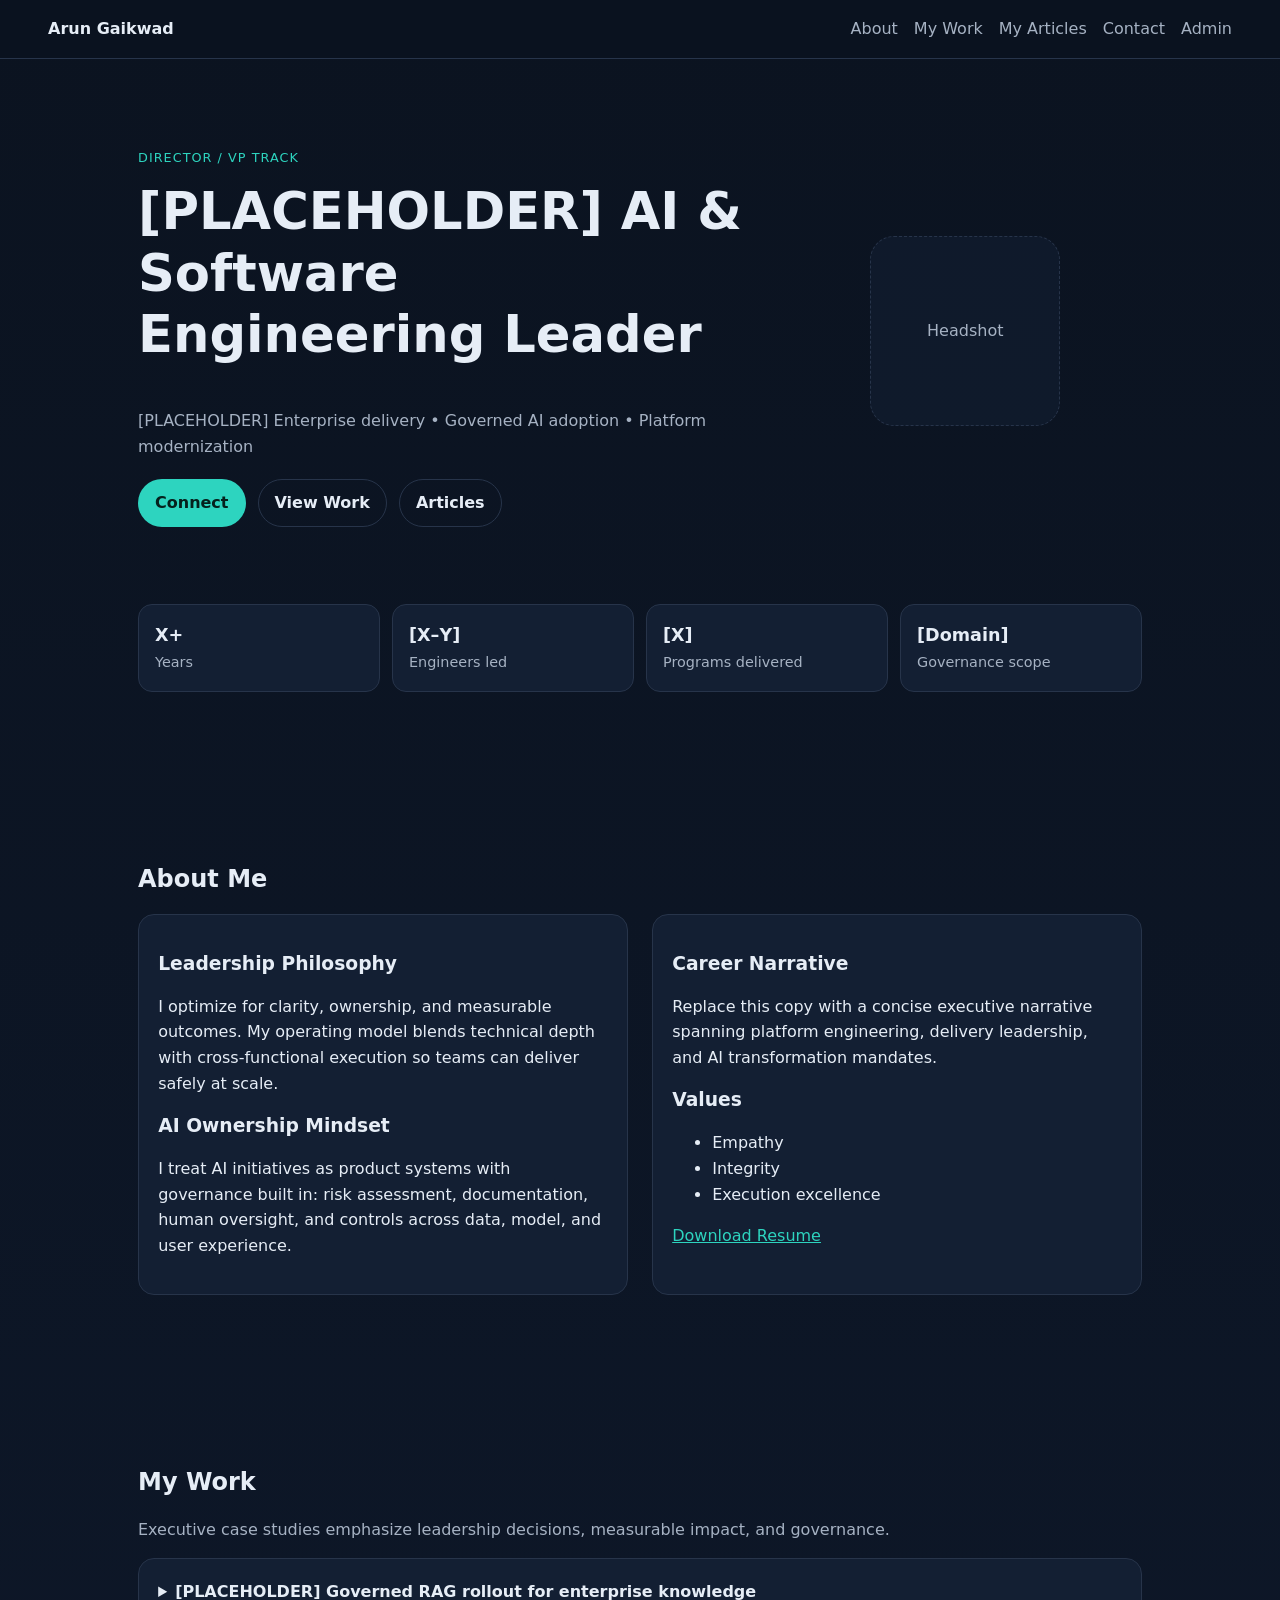
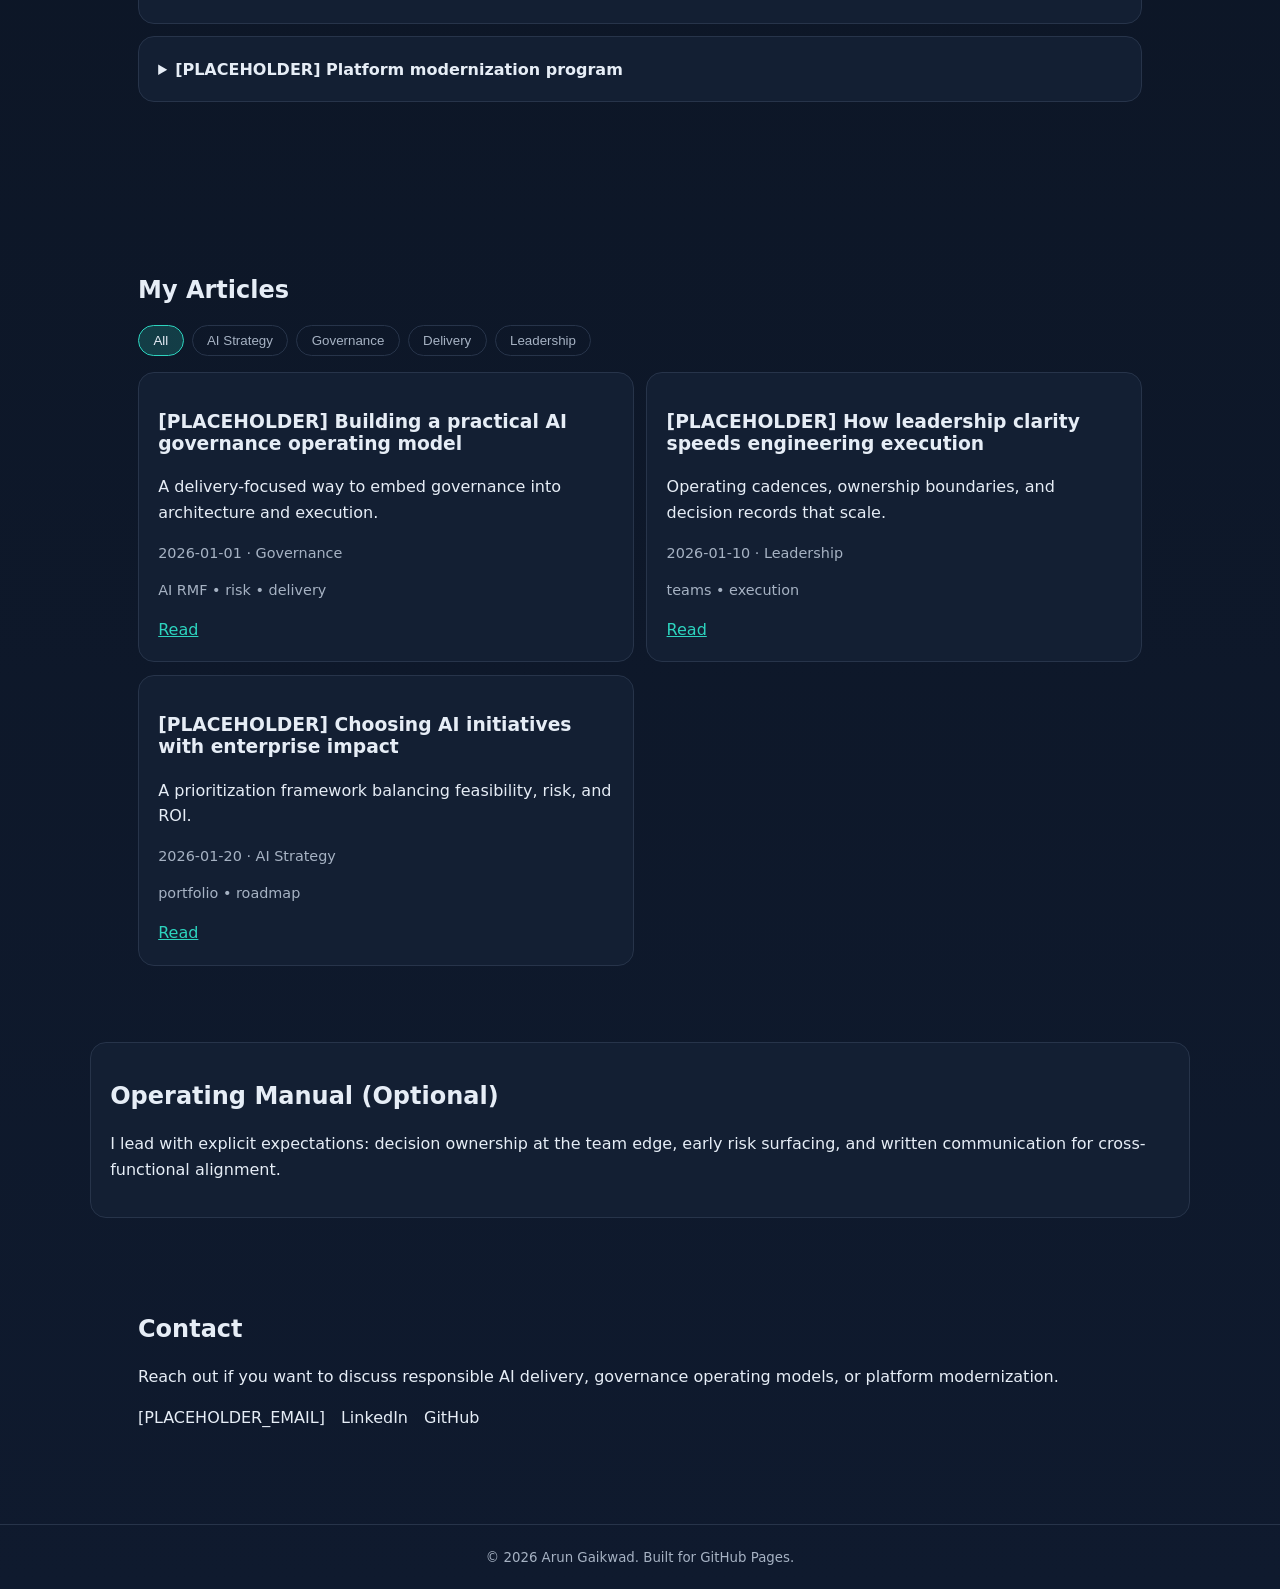
<file: index.html>
<!doctype html>
<html lang="en">
  <head>
    <meta charset="UTF-8" />
    <meta name="viewport" content="width=device-width, initial-scale=1.0" />
    <title>Arun Gaikwad | AI & Software Engineering Leadership</title>
    <meta
      name="description"
      content="Executive AI and software engineering leadership portfolio focused on enterprise delivery, governance, and modernization."
    />
    <meta property="og:title" content="Arun Gaikwad | AI & Software Engineering Leadership" />
    <meta
      property="og:description"
      content="Director/VP-ready portfolio architecture with case studies, writing, and leadership operating model."
    />
    <meta property="og:type" content="website" />
    <meta property="og:url" content="https://arungaikwad.github.io/" />
    <meta property="og:image" content="./media/og-cover.svg" />
    <meta name="theme-color" content="#0d1b2a" />
    <link rel="stylesheet" href="styles.css" />
  </head>
  <body>
    <header class="site-header">
      <a class="brand" href="#home">Arun Gaikwad</a>
      <nav aria-label="Primary">
        <a href="#about">About</a>
        <a href="#work">My Work</a>
        <a href="#articles">My Articles</a>
        <a href="#contact">Contact</a>
        <a href="admin.html">Admin</a>
      </nav>
    </header>

    <main>
      <section id="home" class="section hero">
        <div class="hero-copy">
          <p class="eyebrow">Director / VP track</p>
          <h1>[PLACEHOLDER] AI &amp; Software Engineering Leader</h1>
          <p class="subtitle">
            [PLACEHOLDER] Enterprise delivery • Governed AI adoption • Platform modernization
          </p>
          <div class="cta-row">
            <a class="btn btn-primary" href="mailto:[PLACEHOLDER_EMAIL]">Connect</a>
            <a class="btn btn-secondary" href="#work">View Work</a>
            <a class="btn btn-secondary" href="#articles">Articles</a>
          </div>
        </div>
        <aside class="hero-visual" aria-label="Headshot placeholder">
          <div class="avatar">Headshot</div>
        </aside>
      </section>

      <section class="section credibility" aria-label="Credibility highlights">
        <ul class="chip-row">
          <li><strong>X+</strong><span>Years</span></li>
          <li><strong>[X–Y]</strong><span>Engineers led</span></li>
          <li><strong>[X]</strong><span>Programs delivered</span></li>
          <li><strong>[Domain]</strong><span>Governance scope</span></li>
        </ul>
      </section>

      <section id="about" class="section">
        <h2>About Me</h2>
        <div class="two-col">
          <article>
            <h3>Leadership Philosophy</h3>
            <p>
              I optimize for clarity, ownership, and measurable outcomes. My operating model blends
              technical depth with cross-functional execution so teams can deliver safely at scale.
            </p>
            <h3>AI Ownership Mindset</h3>
            <p>
              I treat AI initiatives as product systems with governance built in: risk assessment,
              documentation, human oversight, and controls across data, model, and user experience.
            </p>
          </article>
          <article>
            <h3>Career Narrative</h3>
            <p>
              Replace this copy with a concise executive narrative spanning platform engineering,
              delivery leadership, and AI transformation mandates.
            </p>
            <h3>Values</h3>
            <ul>
              <li>Empathy</li>
              <li>Integrity</li>
              <li>Execution excellence</li>
            </ul>
            <a class="text-link" href="./resume/arun-gaikwad-resume.pdf">Download Resume</a>
          </article>
        </div>
      </section>

      <section id="work" class="section">
        <h2>My Work</h2>
        <p class="section-intro">
          Executive case studies emphasize leadership decisions, measurable impact, and governance.
        </p>
        <div id="case-study-list" class="stack"></div>
      </section>

      <section id="articles" class="section">
        <h2>My Articles</h2>
        <div class="filter-row" role="tablist" aria-label="Article categories">
          <button class="chip active" data-category="All">All</button>
          <button class="chip" data-category="AI Strategy">AI Strategy</button>
          <button class="chip" data-category="Governance">Governance</button>
          <button class="chip" data-category="Delivery">Delivery</button>
          <button class="chip" data-category="Leadership">Leadership</button>
        </div>
        <div id="article-grid" class="grid"></div>
      </section>

      <section id="operating-manual" class="section optional">
        <h2>Operating Manual (Optional)</h2>
        <p>
          I lead with explicit expectations: decision ownership at the team edge, early risk surfacing,
          and written communication for cross-functional alignment.
        </p>
      </section>

      <section id="contact" class="section">
        <h2>Contact</h2>
        <p>
          Reach out if you want to discuss responsible AI delivery, governance operating models,
          or platform modernization.
        </p>
        <ul class="contact-list">
          <li><a href="mailto:[PLACEHOLDER_EMAIL]">[PLACEHOLDER_EMAIL]</a></li>
          <li><a href="[PLACEHOLDER_LINKEDIN]">LinkedIn</a></li>
          <li><a href="[PLACEHOLDER_GITHUB]">GitHub</a></li>
        </ul>
      </section>
    </main>

    <footer class="site-footer">
      <small>© <span id="year"></span> Arun Gaikwad. Built for GitHub Pages.</small>
    </footer>

    <script src="script.js" defer></script>
  </body>
</html>
</file>
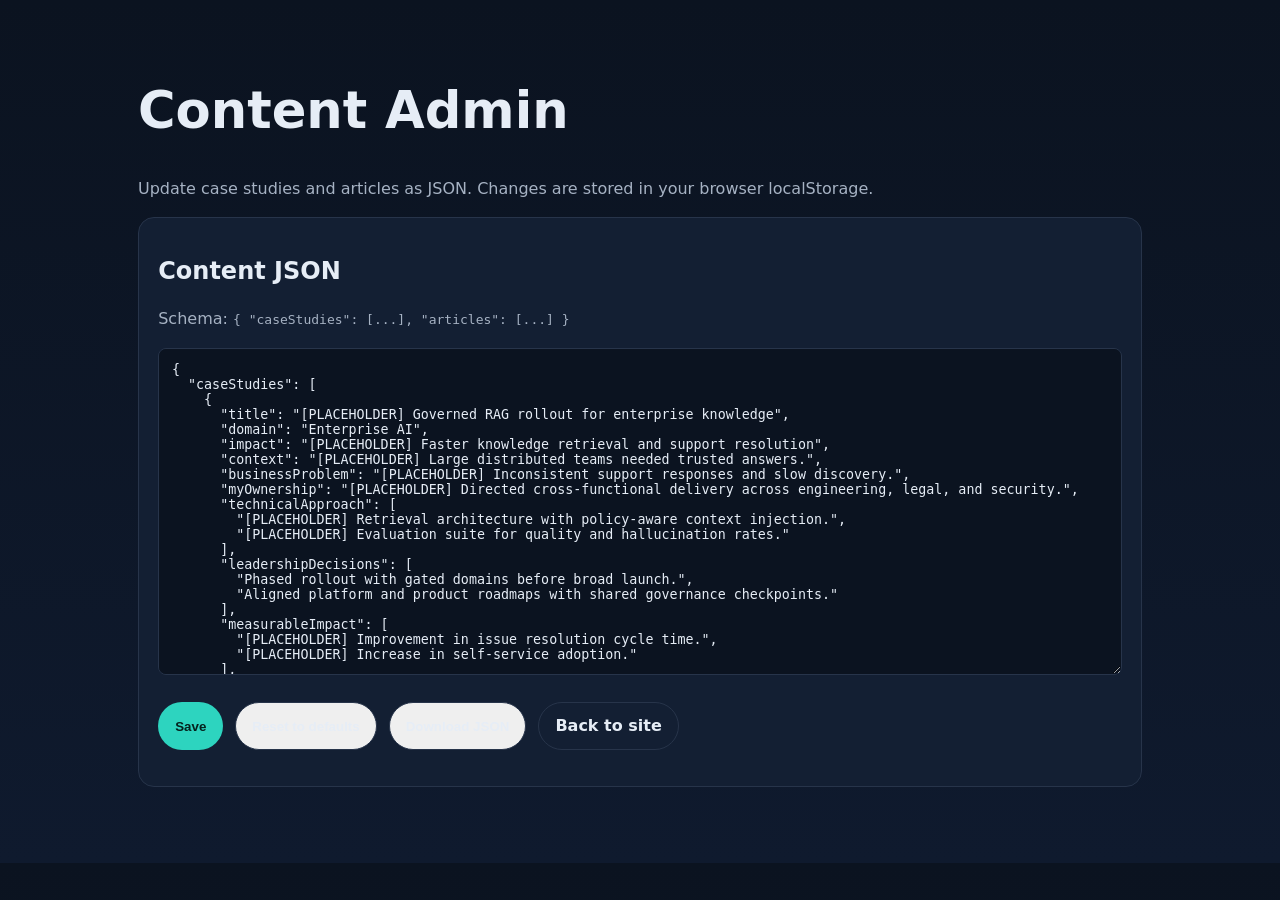
<file: admin.html>
<!doctype html>
<html lang="en">
  <head>
    <meta charset="UTF-8" />
    <meta name="viewport" content="width=device-width, initial-scale=1.0" />
    <title>Portfolio Admin | Arun Gaikwad</title>
    <link rel="stylesheet" href="styles.css" />
  </head>
  <body>
    <main class="section">
      <h1>Content Admin</h1>
      <p class="section-intro">
        Update case studies and articles as JSON. Changes are stored in your browser localStorage.
      </p>

      <section class="optional">
        <h2>Content JSON</h2>
        <p class="section-intro">
          Schema: <code>{ "caseStudies": [...], "articles": [...] }</code>
        </p>
        <textarea id="content-json" rows="20" style="width: 100%; background:#0b1320; color:#e6edf6; border:1px solid #27344a; border-radius:8px; padding:0.8rem;"></textarea>
        <div class="cta-row">
          <button id="save-content" class="btn btn-primary" type="button">Save</button>
          <button id="reset-content" class="btn btn-secondary" type="button">Reset to defaults</button>
          <button id="download-content" class="btn btn-secondary" type="button">Download JSON</button>
          <a class="btn btn-secondary" href="index.html">Back to site</a>
        </div>
        <p id="status" class="section-intro" aria-live="polite"></p>
      </section>
    </main>

    <script src="admin.js" defer></script>
  </body>
</html>
</file>
<file: styles.css>
:root {
  --bg: #0b1320;
  --surface: #131f33;
  --text: #e6edf6;
  --muted: #a6b2c3;
  --accent: #2dd4bf;
  --border: #27344a;
}

* {
  box-sizing: border-box;
}

html {
  scroll-behavior: smooth;
}

body {
  margin: 0;
  font-family: Inter, system-ui, -apple-system, Segoe UI, Roboto, sans-serif;
  background: linear-gradient(180deg, var(--bg), #0f1a2e);
  color: var(--text);
  line-height: 1.6;
}

.site-header {
  position: sticky;
  top: 0;
  z-index: 50;
  display: flex;
  align-items: center;
  justify-content: space-between;
  padding: 1rem clamp(1rem, 4vw, 3rem);
  background: rgba(11, 19, 32, 0.85);
  backdrop-filter: blur(8px);
  border-bottom: 1px solid var(--border);
}

.site-header nav {
  display: flex;
  gap: 1rem;
}

a {
  color: inherit;
  text-decoration: none;
}

.brand {
  font-weight: 700;
}

.site-header nav a {
  color: var(--muted);
}

.site-header nav a:hover,
.site-header nav a:focus-visible {
  color: var(--text);
}

.section {
  padding: clamp(2.5rem, 6vw, 5rem) clamp(1rem, 4vw, 3rem);
  max-width: 1100px;
  margin: 0 auto;
}

.hero {
  display: grid;
  grid-template-columns: 1fr;
  gap: 2rem;
  align-items: center;
}

.eyebrow {
  color: var(--accent);
  text-transform: uppercase;
  letter-spacing: 0.08em;
  font-size: 0.8rem;
}

h1,
h2,
h3 {
  line-height: 1.2;
}

h1 {
  margin-top: 0.2rem;
  font-size: clamp(1.8rem, 5vw, 3.2rem);
}

.subtitle,
.section-intro {
  color: var(--muted);
}

.cta-row {
  display: flex;
  flex-wrap: wrap;
  gap: 0.75rem;
  margin-top: 1.2rem;
}

.btn {
  padding: 0.65rem 1rem;
  border-radius: 999px;
  border: 1px solid var(--border);
  font-weight: 600;
}

.btn-primary {
  background: var(--accent);
  color: #05211d;
  border-color: transparent;
}

.btn-secondary {
  color: var(--text);
}

.hero-visual {
  display: flex;
  justify-content: center;
}

.avatar {
  width: 190px;
  height: 190px;
  border-radius: 24px;
  border: 1px dashed var(--border);
  display: grid;
  place-items: center;
  color: var(--muted);
  background: rgba(19, 31, 51, 0.6);
}

.credibility {
  padding-top: 0;
}

.chip-row {
  display: grid;
  grid-template-columns: repeat(auto-fit, minmax(140px, 1fr));
  list-style: none;
  gap: 0.75rem;
  padding: 0;
  margin: 0;
}

.chip-row li {
  background: var(--surface);
  border: 1px solid var(--border);
  padding: 1rem;
  border-radius: 14px;
}

.chip-row strong {
  display: block;
  font-size: 1.1rem;
}

.chip-row span {
  color: var(--muted);
  font-size: 0.9rem;
}

.two-col {
  display: grid;
  gap: 1.5rem;
}

.two-col article,
.case-card,
.article-card,
.optional {
  background: var(--surface);
  border: 1px solid var(--border);
  border-radius: 16px;
  padding: 1.2rem;
}

.text-link {
  color: var(--accent);
  text-decoration: underline;
}

.stack {
  display: grid;
  gap: 0.75rem;
}

.case-card summary {
  cursor: pointer;
  font-weight: 600;
}

.case-meta {
  color: var(--muted);
  font-size: 0.9rem;
}

.case-card ul {
  margin-top: 0.4rem;
}

.filter-row {
  display: flex;
  flex-wrap: wrap;
  gap: 0.5rem;
  margin-bottom: 1rem;
}

.chip {
  border: 1px solid var(--border);
  background: transparent;
  color: var(--muted);
  border-radius: 999px;
  padding: 0.45rem 0.9rem;
  cursor: pointer;
}

.chip.active {
  background: rgba(45, 212, 191, 0.2);
  border-color: var(--accent);
  color: var(--text);
}

.grid {
  display: grid;
  grid-template-columns: 1fr;
  gap: 0.8rem;
}

.article-meta {
  color: var(--muted);
  font-size: 0.9rem;
}

.contact-list {
  list-style: none;
  padding: 0;
  display: flex;
  flex-wrap: wrap;
  gap: 1rem;
}

.site-footer {
  border-top: 1px solid var(--border);
  padding: 1.2rem;
  text-align: center;
  color: var(--muted);
}

@media (min-width: 850px) {
  .hero {
    grid-template-columns: 1.4fr 0.8fr;
  }

  .two-col {
    grid-template-columns: repeat(2, minmax(0, 1fr));
  }

  .grid {
    grid-template-columns: repeat(2, minmax(0, 1fr));
  }
}
</file>
